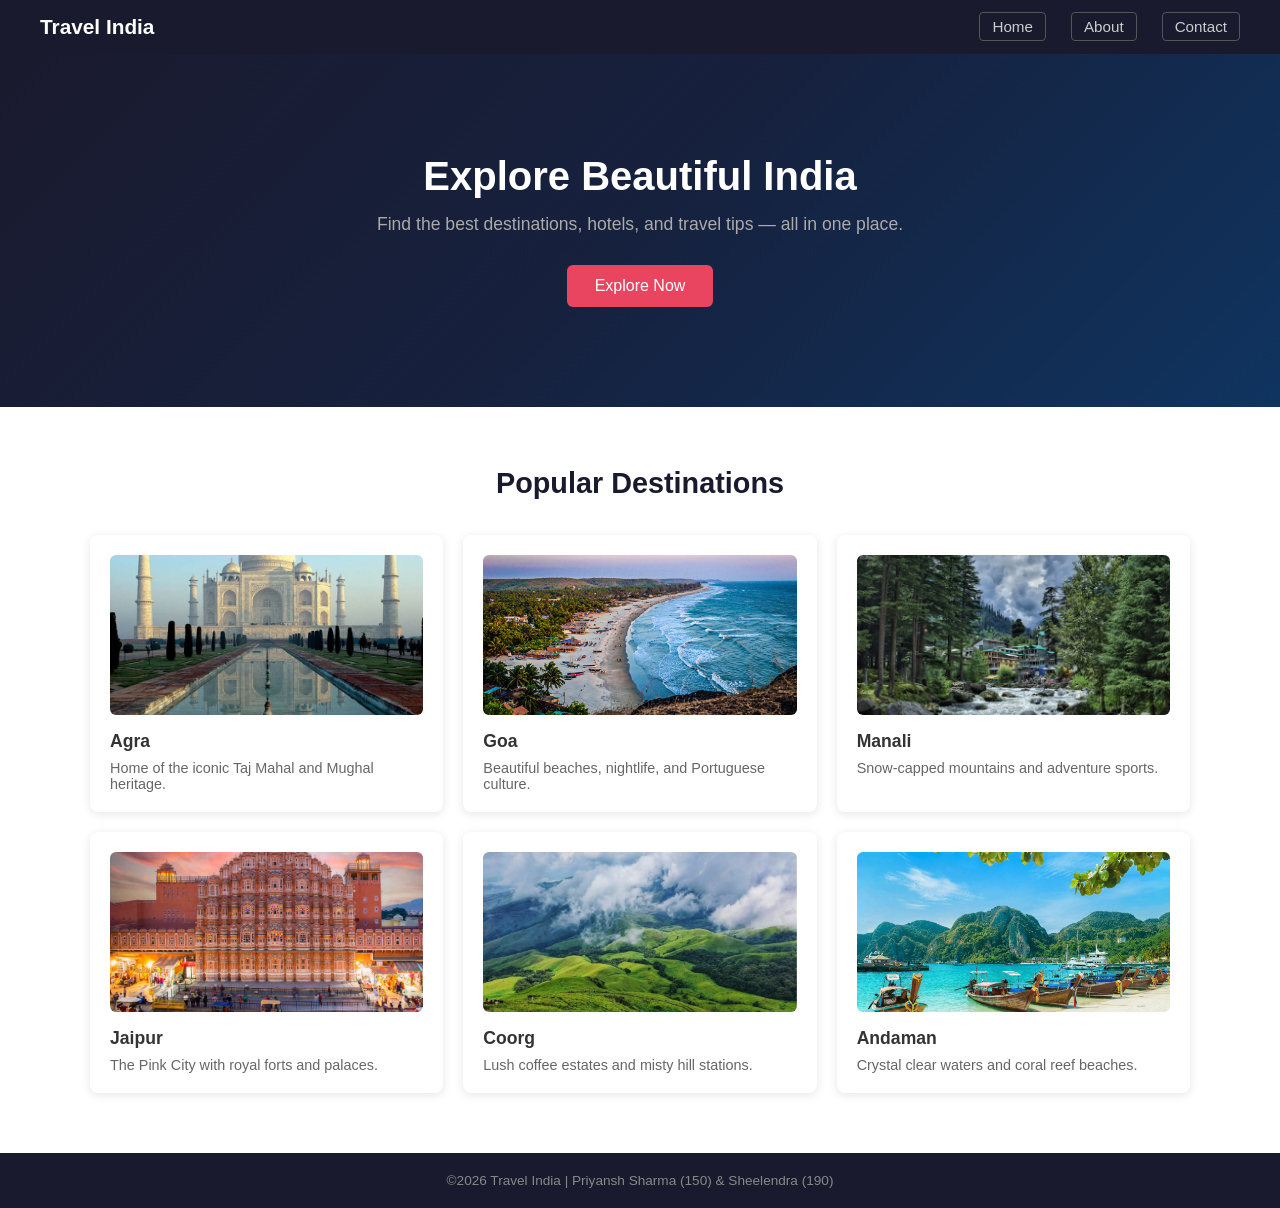
<file: index.html>
<!DOCTYPE html>
<html lang="en">
<head>
  <meta charset="UTF-8" />
  <meta name="viewport" content="width=device-width, initial-scale=1.0" />
  <title>Travel India</title>
  <link rel="stylesheet" href="style.css" />
</head>
<body>

  <nav>
    <div class="logo">Travel India</div>
    <ul>
      <li><a href="index.html">Home</a></li>
      <li><a href="about.html">About</a></li>
      <li><a href="contact.html">Contact</a></li>
    </ul>
  </nav>

  <section id="home" class="hero">
    <h1>Explore Beautiful India</h1>
    <p>Find the best destinations, hotels, and travel tips — all in one place.</p>
    <a href="#destinations" class="btn">Explore Now</a>
  </section>

  <section id="destinations">
    <h2>Popular Destinations</h2>
    <div class="cards">
      <a href="agra.html" class="card">
        <img src="taj.jpg" alt="Agra" class="card-img" />
        <h3>Agra</h3>
        <p>Home of the iconic Taj Mahal and Mughal heritage.</p>
      </a>
      <a href="goa.html" class="card">
        <img src="goa.jpg" alt="Goa" class="card-img" />
        <h3>Goa</h3>
        <p>Beautiful beaches, nightlife, and Portuguese culture.</p>
      </a>
      <a href="manali.html" class="card">
        <img src="manali.jpg" alt="Manali" class="card-img" />
        <h3>Manali</h3>
        <p>Snow-capped mountains and adventure sports.</p>
      </a>
      <a href="jaipur.html" class="card">
        <img src="jaipur.jpg" alt="Jaipur" class="card-img" />
        <h3>Jaipur</h3>
        <p>The Pink City with royal forts and palaces.</p>
      </a>
      <a href="coorg.html" class="card">
        <img src="coorg.png" alt="Coorg" class="card-img" />
        <h3>Coorg</h3>
        <p>Lush coffee estates and misty hill stations.</p>
      </a>
      <a href="andaman.html" class="card">
        <img src="andaman.png" alt="Andaman" class="card-img" />
        <h3>Andaman</h3>
        <p>Crystal clear waters and coral reef beaches.</p>
      </a>
    </div>
  </section>

  <footer>
    <p>©2026 Travel India | Priyansh Sharma (150) &amp; Sheelendra (190)</p>
  </footer>

  <script src="script.js"></script>
</body>
</html>
</file>
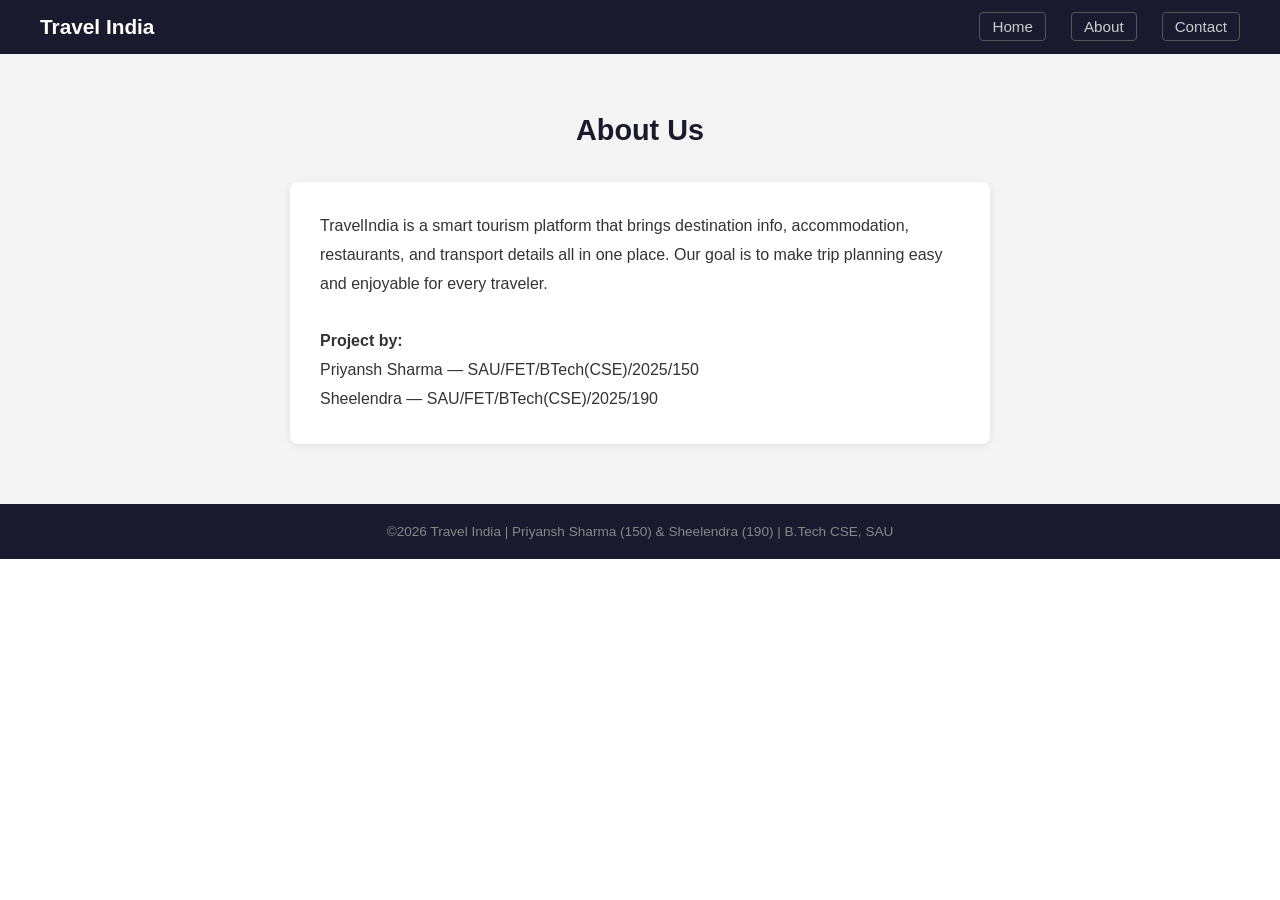
<file: about.html>
<!DOCTYPE html>
<html lang="en">

<head>
  <meta charset="UTF-8" />
  <meta name="viewport" content="width=device-width, initial-scale=1.0" />
  <title>TravelIndia</title>
  <link rel="stylesheet" href="style.css" />
</head>

<body>
 
  <nav>
    <div class="logo">Travel India</div>
    <ul>
      <li><a href="index.html">Home</a></li>
      <li><a href="about.html">About</a></li>
      <li><a href="contact.html">Contact</a></li>
    </ul>
  </nav>

    <section id="about" class="gray">
    <h2>About Us</h2>
    <div class="about-box">
      <p>TravelIndia is a smart tourism platform that brings destination info, accommodation, restaurants, and transport
        details all in one place. Our goal is to make trip planning easy and enjoyable for every traveler.</p>
      <br />
      <p><strong>Project by:</strong><br />
        Priyansh Sharma — SAU/FET/BTech(CSE)/2025/150<br />
        Sheelendra — SAU/FET/BTech(CSE)/2025/190
      </p>
    </div>
  </section>

  <footer style="position: sticky; bottom: 0;">
    <p>©2026 Travel India | Priyansh Sharma (150) &amp; Sheelendra (190) | B.Tech CSE, SAU</p>
  </footer>
</body>
</file>
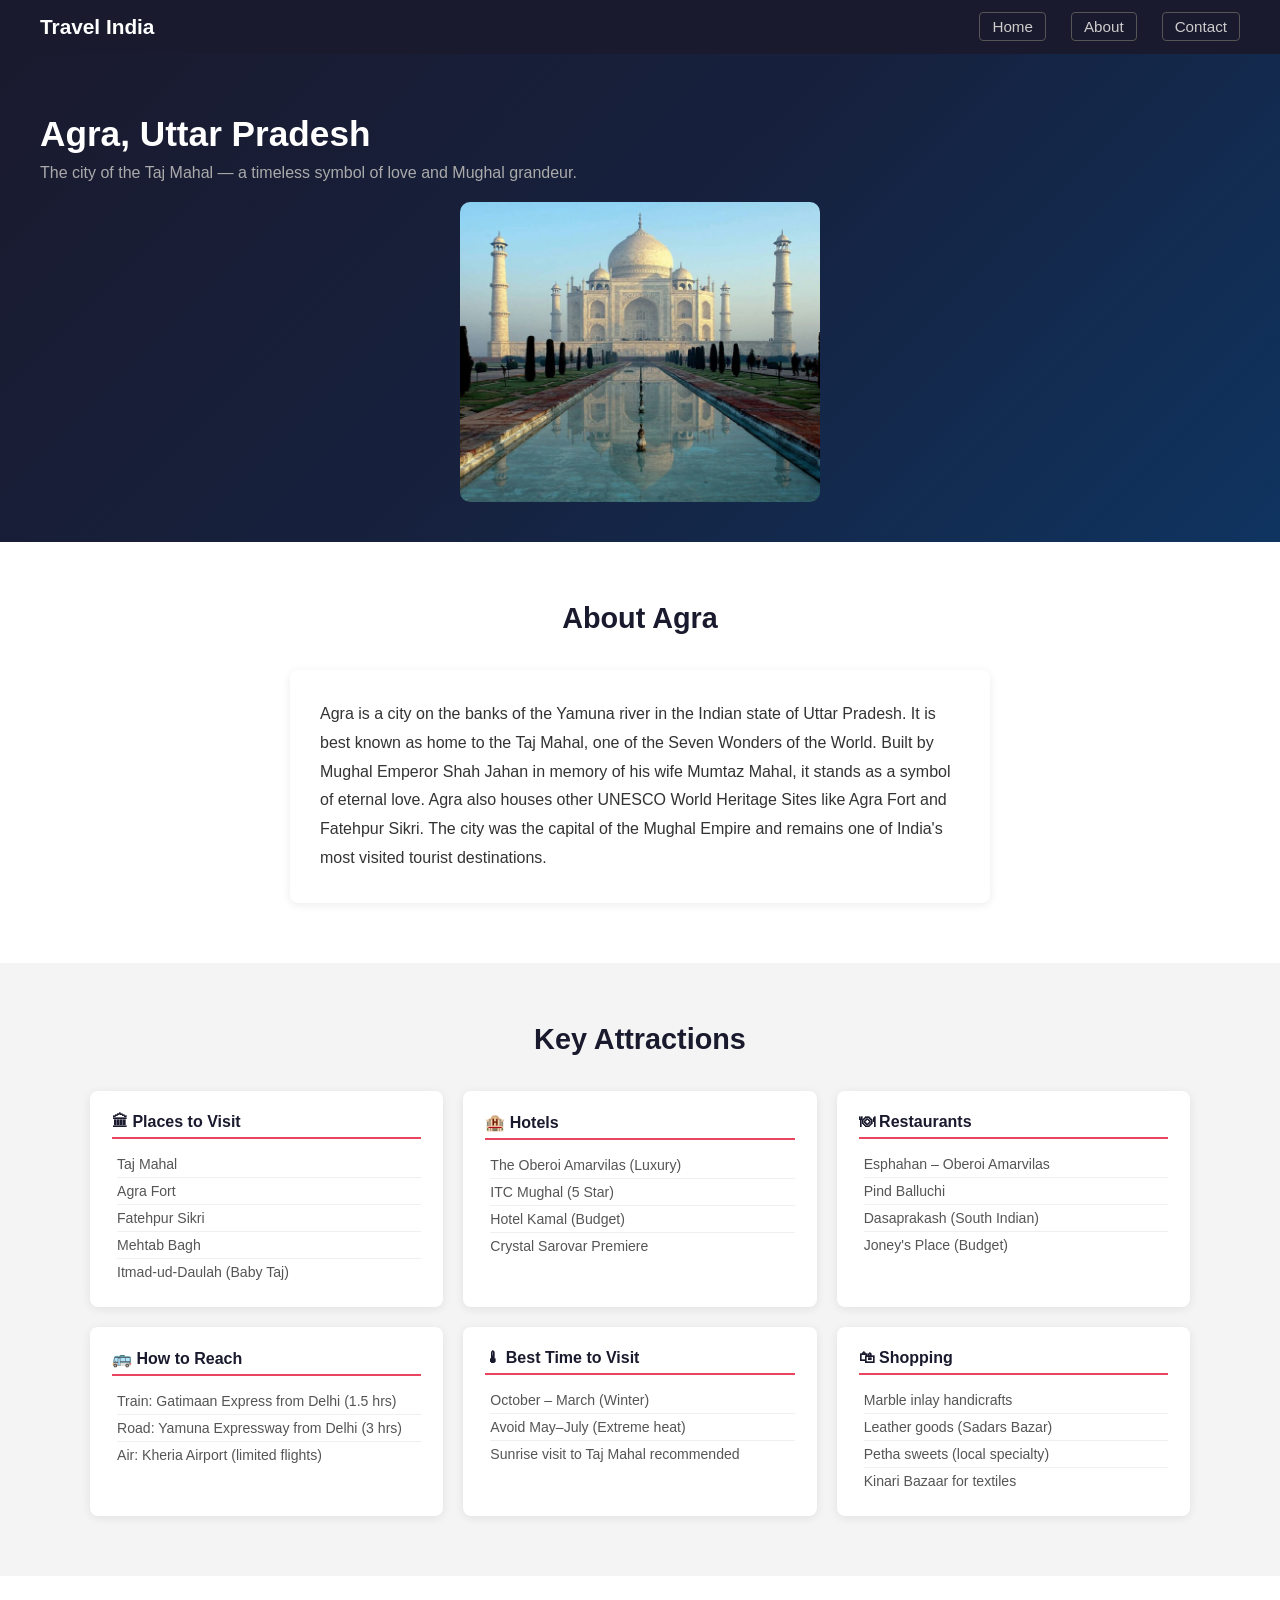
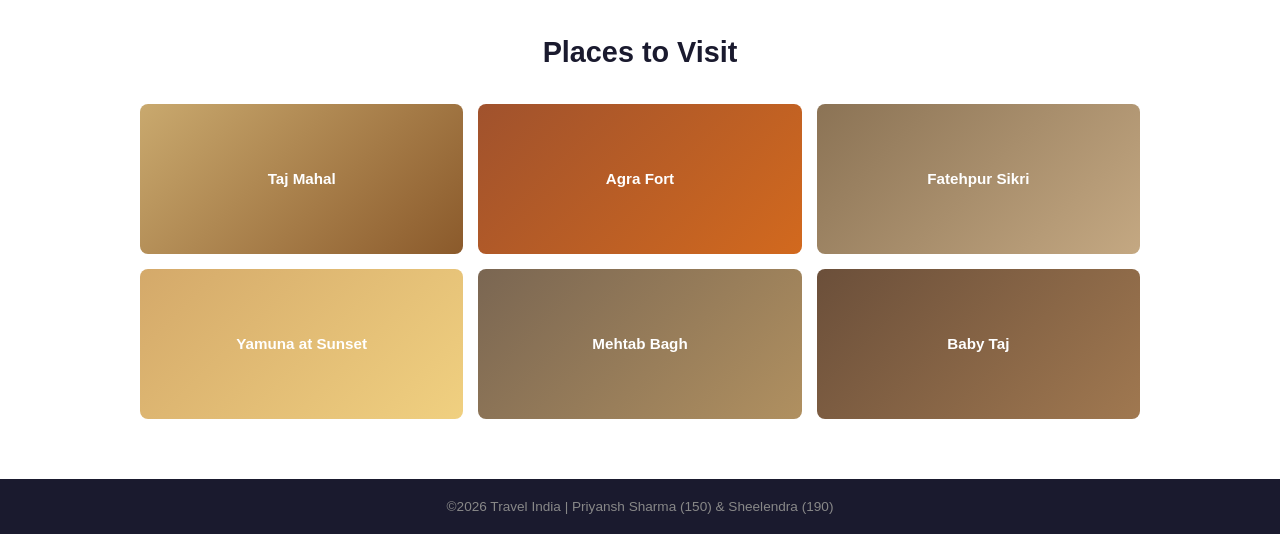
<file: agra.html>
<!DOCTYPE html>
<html lang="en">
<head>
  <meta charset="UTF-8" />
  <meta name="viewport" content="width=device-width, initial-scale=1.0" />
  <title>Agra - Travel India</title>
  <link rel="stylesheet" href="style.css" />
</head>
<body>
  <nav>
    <div class="logo">Travel India</div>
    <ul>
      <li><a href="index.html">Home</a></li>
      <li><a href="about.html">About</a></li>
      <li><a href="contact.html">Contact</a></li>
    </ul>
  </nav>

  <div class="detail-hero">
    <h1>Agra, Uttar Pradesh</h1>
    <p>The city of the Taj Mahal — a timeless symbol of love and Mughal grandeur.</p>
    <img src="taj.jpg" alt="Agra" style="height: 300px; width: auto; margin: 0 auto; display: block;" />
  </div>

  <section>
    <h2>About Agra</h2>
    <div class="about-box">
      <p>Agra is a city on the banks of the Yamuna river in the Indian state of Uttar Pradesh. It is best known as home to the Taj Mahal, one of the Seven Wonders of the World. Built by Mughal Emperor Shah Jahan in memory of his wife Mumtaz Mahal, it stands as a symbol of eternal love. Agra also houses other UNESCO World Heritage Sites like Agra Fort and Fatehpur Sikri. The city was the capital of the Mughal Empire and remains one of India's most visited tourist destinations.</p>
    </div>
  </section>

  <section class="gray">
    <h2>Key Attractions</h2>
    <div class="info-grid">
      <div class="info-card">
        <h3>🏛 Places to Visit</h3>
        <ul>
          <li>Taj Mahal</li>
          <li>Agra Fort</li>
          <li>Fatehpur Sikri</li>
          <li>Mehtab Bagh</li>
          <li>Itmad-ud-Daulah (Baby Taj)</li>
        </ul>
      </div>
      <div class="info-card">
        <h3>🏨 Hotels</h3>
        <ul>
          <li>The Oberoi Amarvilas (Luxury)</li>
          <li>ITC Mughal (5 Star)</li>
          <li>Hotel Kamal (Budget)</li>
          <li>Crystal Sarovar Premiere</li>
        </ul>
      </div>
      <div class="info-card">
        <h3>🍽 Restaurants</h3>
        <ul>
          <li>Esphahan – Oberoi Amarvilas</li>
          <li>Pind Balluchi</li>
          <li>Dasaprakash (South Indian)</li>
          <li>Joney's Place (Budget)</li>
        </ul>
      </div>
      <div class="info-card">
        <h3>🚌 How to Reach</h3>
        <ul>
          <li>Train: Gatimaan Express from Delhi (1.5 hrs)</li>
          <li>Road: Yamuna Expressway from Delhi (3 hrs)</li>
          <li>Air: Kheria Airport (limited flights)</li>
        </ul>
      </div>
      <div class="info-card">
        <h3>🌡 Best Time to Visit</h3>
        <ul>
          <li>October – March (Winter)</li>
          <li>Avoid May–July (Extreme heat)</li>
          <li>Sunrise visit to Taj Mahal recommended</li>
        </ul>
      </div>
      <div class="info-card">
        <h3>🛍 Shopping</h3>
        <ul>
          <li>Marble inlay handicrafts</li>
          <li>Leather goods (Sadars Bazar)</li>
          <li>Petha sweets (local specialty)</li>
          <li>Kinari Bazaar for textiles</li>
        </ul>
      </div>
    </div>
  </section>

  <section>
    <h2>Places to Visit</h2>
    <div class="gallery">
      <div class="gimg" style="background:linear-gradient(135deg,#c9a96e,#8b5a2b);">Taj Mahal</div>
      <div class="gimg" style="background:linear-gradient(135deg,#a0522d,#d2691e);">Agra Fort</div>
      <div class="gimg" style="background:linear-gradient(135deg,#8b7355,#c4a882);">Fatehpur Sikri</div>
      <div class="gimg" style="background:linear-gradient(135deg,#d4a96a,#f0d080);">Yamuna at Sunset</div>
      <div class="gimg" style="background:linear-gradient(135deg,#7a6652,#b09060);">Mehtab Bagh</div>
      <div class="gimg" style="background:linear-gradient(135deg,#6b4f3a,#a07850);">Baby Taj</div>
    </div>
  </section>

  <footer>
    <p>©2026 Travel India | Priyansh Sharma (150) &amp; Sheelendra (190)</p>
  </footer>
</body>
</html>
</file>
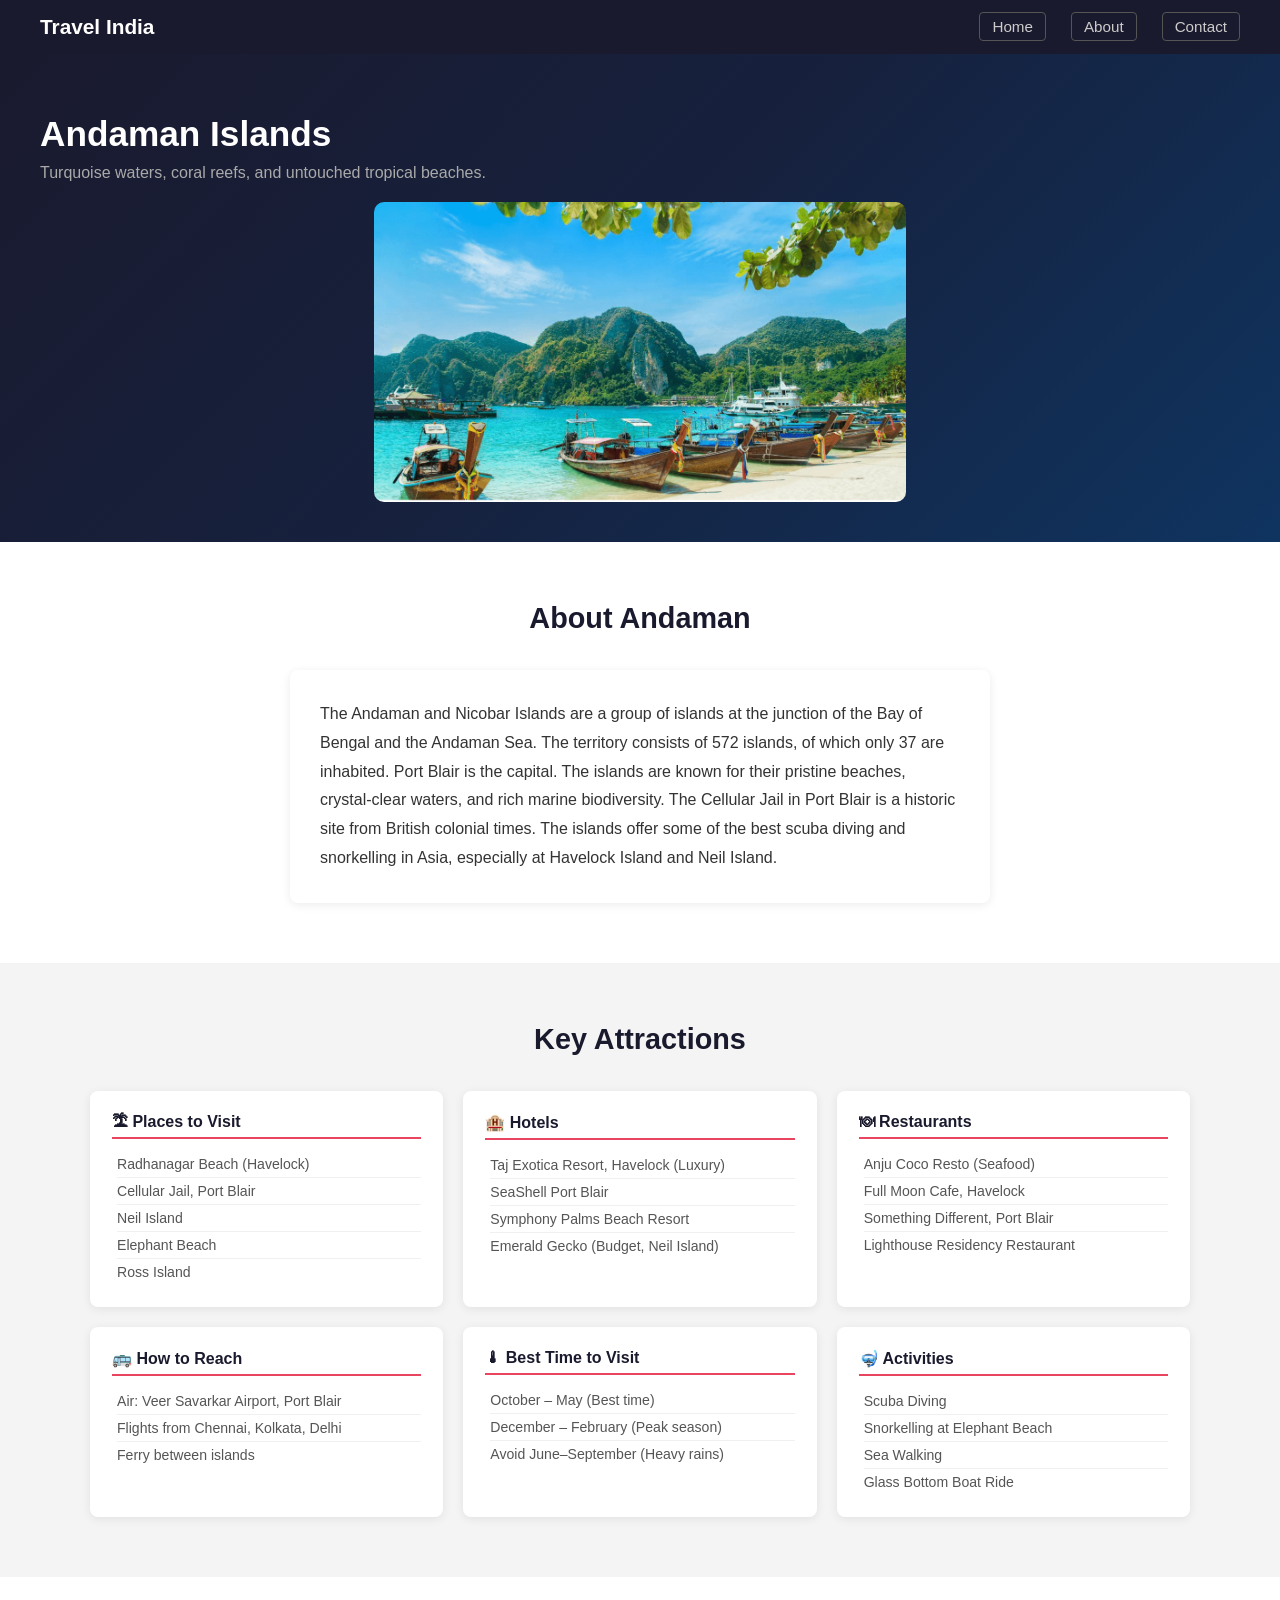
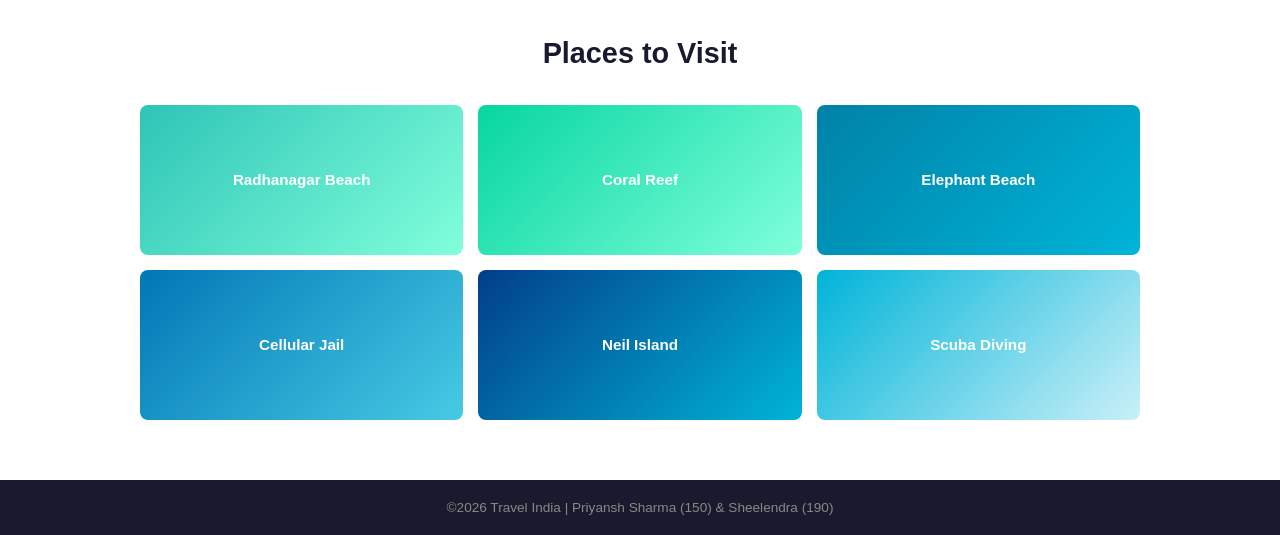
<file: andaman.html>
<!DOCTYPE html>
<html lang="en">
<head>
  <meta charset="UTF-8" />
  <meta name="viewport" content="width=device-width, initial-scale=1.0" />
  <title>Andaman - Travel India</title>
  <link rel="stylesheet" href="style.css" />
</head>
<body>
  <nav>
  <div class="logo">Travel India</div>
    <ul>
      <li><a href="index.html">Home</a></li>
      <li><a href="about.html">About</a></li>
      <li><a href="contact.html">Contact</a></li>
    </ul>
  </nav>

  <div class="detail-hero">
    <h1>Andaman Islands</h1>
    <p>Turquoise waters, coral reefs, and untouched tropical beaches.</p>
    <img src="andaman.png" alt="Andaman" style="height: 300px; width: auto; margin: 0 auto; display: block;" />
  </div>

  <section>
    <h2>About Andaman</h2>
    <div class="about-box">
      <p>The Andaman and Nicobar Islands are a group of islands at the junction of the Bay of Bengal and the Andaman Sea. The territory consists of 572 islands, of which only 37 are inhabited. Port Blair is the capital. The islands are known for their pristine beaches, crystal-clear waters, and rich marine biodiversity. The Cellular Jail in Port Blair is a historic site from British colonial times. The islands offer some of the best scuba diving and snorkelling in Asia, especially at Havelock Island and Neil Island.</p>
    </div>
  </section>

  <section class="gray">
    <h2>Key Attractions</h2>
    <div class="info-grid">
      <div class="info-card">
        <h3>🏝 Places to Visit</h3>
        <ul>
          <li>Radhanagar Beach (Havelock)</li>
          <li>Cellular Jail, Port Blair</li>
          <li>Neil Island</li>
          <li>Elephant Beach</li>
          <li>Ross Island</li>
        </ul>
      </div>
      <div class="info-card">
        <h3>🏨 Hotels</h3>
        <ul>
          <li>Taj Exotica Resort, Havelock (Luxury)</li>
          <li>SeaShell Port Blair</li>
          <li>Symphony Palms Beach Resort</li>
          <li>Emerald Gecko (Budget, Neil Island)</li>
        </ul>
      </div>
      <div class="info-card">
        <h3>🍽 Restaurants</h3>
        <ul>
          <li>Anju Coco Resto (Seafood)</li>
          <li>Full Moon Cafe, Havelock</li>
          <li>Something Different, Port Blair</li>
          <li>Lighthouse Residency Restaurant</li>
        </ul>
      </div>
      <div class="info-card">
        <h3>🚌 How to Reach</h3>
        <ul>
          <li>Air: Veer Savarkar Airport, Port Blair</li>
          <li>Flights from Chennai, Kolkata, Delhi</li>
          <li>Ferry between islands</li>
        </ul>
      </div>
      <div class="info-card">
        <h3>🌡 Best Time to Visit</h3>
        <ul>
          <li>October – May (Best time)</li>
          <li>December – February (Peak season)</li>
          <li>Avoid June–September (Heavy rains)</li>
        </ul>
      </div>
      <div class="info-card">
        <h3>🤿 Activities</h3>
        <ul>
          <li>Scuba Diving</li>
          <li>Snorkelling at Elephant Beach</li>
          <li>Sea Walking</li>
          <li>Glass Bottom Boat Ride</li>
        </ul>
      </div>
    </div>
  </section>

  <section>
    <h2>Places to Visit</h2>
    <div class="gallery">
      <div class="gimg" style="background:linear-gradient(135deg,#2ec4b6,#80ffdb);">Radhanagar Beach</div>
      <div class="gimg" style="background:linear-gradient(135deg,#06d6a0,#80ffdb);">Coral Reef</div>
      <div class="gimg" style="background:linear-gradient(135deg,#0081a7,#00b4d8);">Elephant Beach</div>
      <div class="gimg" style="background:linear-gradient(135deg,#0077b6,#48cae4);">Cellular Jail</div>
      <div class="gimg" style="background:linear-gradient(135deg,#023e8a,#00b4d8);">Neil Island</div>
      <div class="gimg" style="background:linear-gradient(135deg,#00b4d8,#caf0f8);">Scuba Diving</div>
    </div>
  </section>

  <footer>
    <p>©2026 Travel India | Priyansh Sharma (150) &amp; Sheelendra (190)</p>
  </footer>
</body>
</html>
</file>
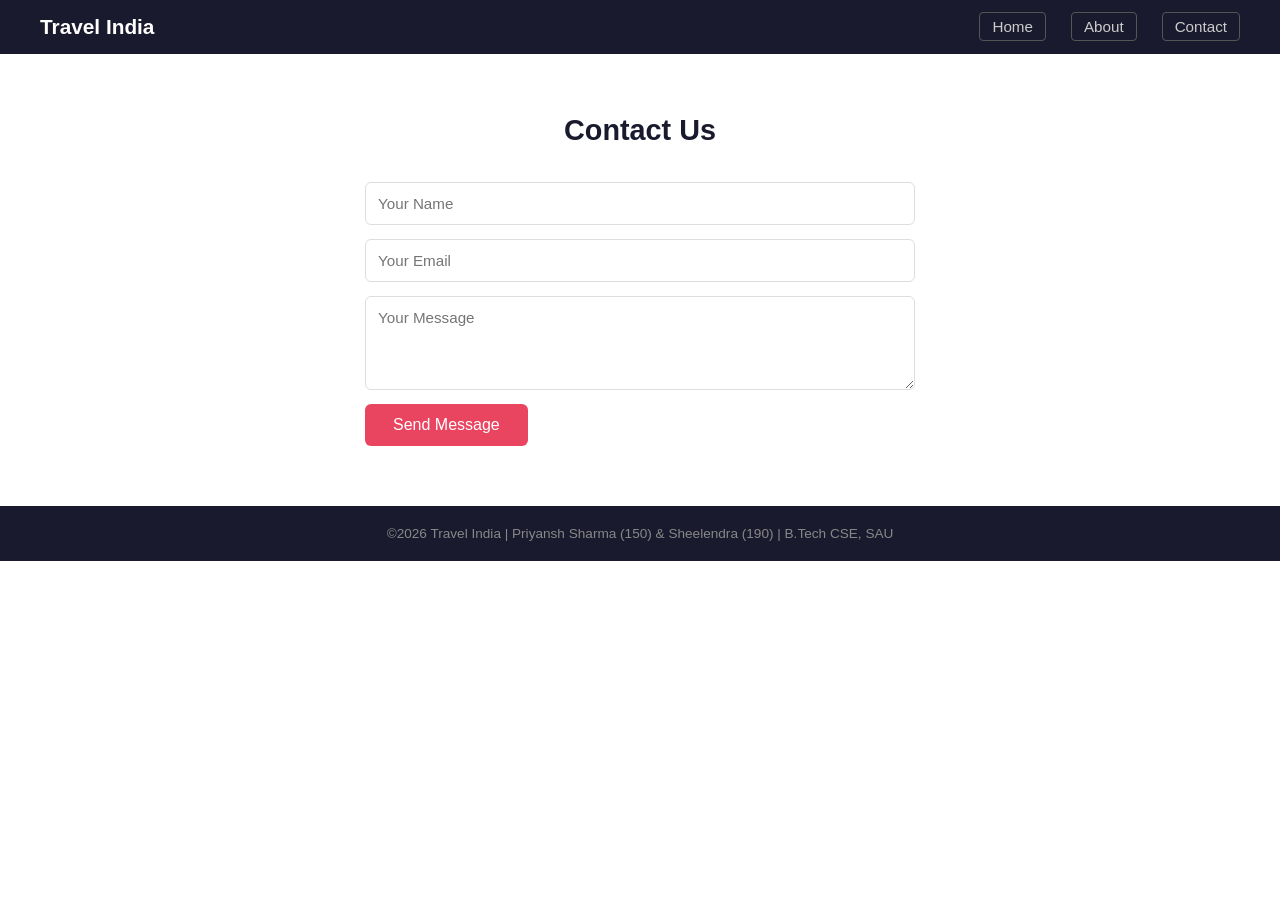
<file: contact.html>
<!DOCTYPE html>
<html lang="en">

<head>
  <meta charset="UTF-8" />
  <meta name="viewport" content="width=device-width, initial-scale=1.0" />
  <title>TravelIndia</title>
  <link rel="stylesheet" href="style.css" />
</head>

<body>
  <nav>
    <div class="logo">Travel India</div>
    <ul>
      <li><a href="index.html">Home</a></li>
      <li><a href="about.html">About</a></li>
      <li><a href="contact.html">Contact</a></li>
    </ul>
  </nav>

  <section id="contact">
    <h2>Contact Us</h2>
    <form id="contactForm">
      <input type="text" id="fname" placeholder="Your Name" required />
      <input type="email" id="femail" placeholder="Your Email" required />
      <textarea id="fmsg" rows="4" placeholder="Your Message" required></textarea>
      <button type="submit" class="btn">Send Message</button>
      <p id="successMsg" style="display:none; color:green; margin-top:10px;">Message sent successfully!</p>
    </form>
  </section>

  <footer>
    <p>©2026 Travel India | Priyansh Sharma (150) &amp; Sheelendra (190) | B.Tech CSE, SAU</p>
  </footer>
</body>
</file>
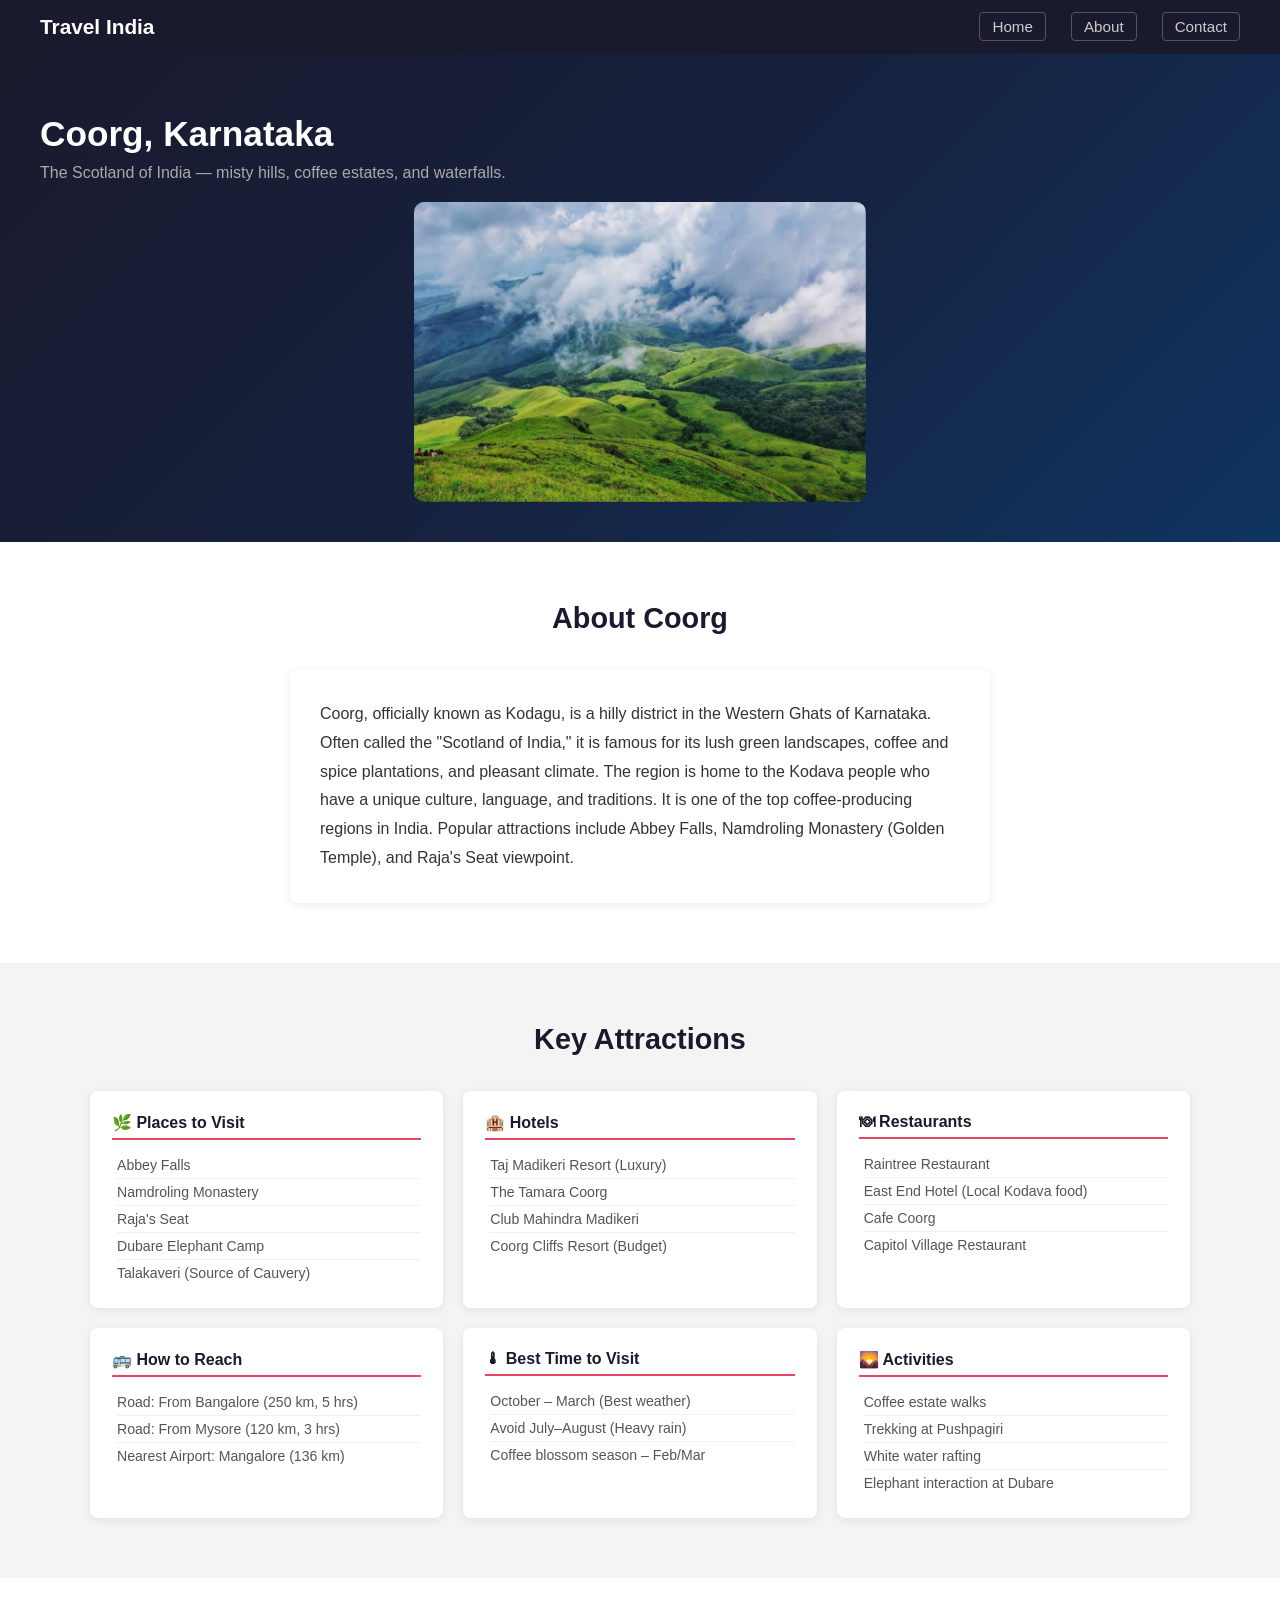
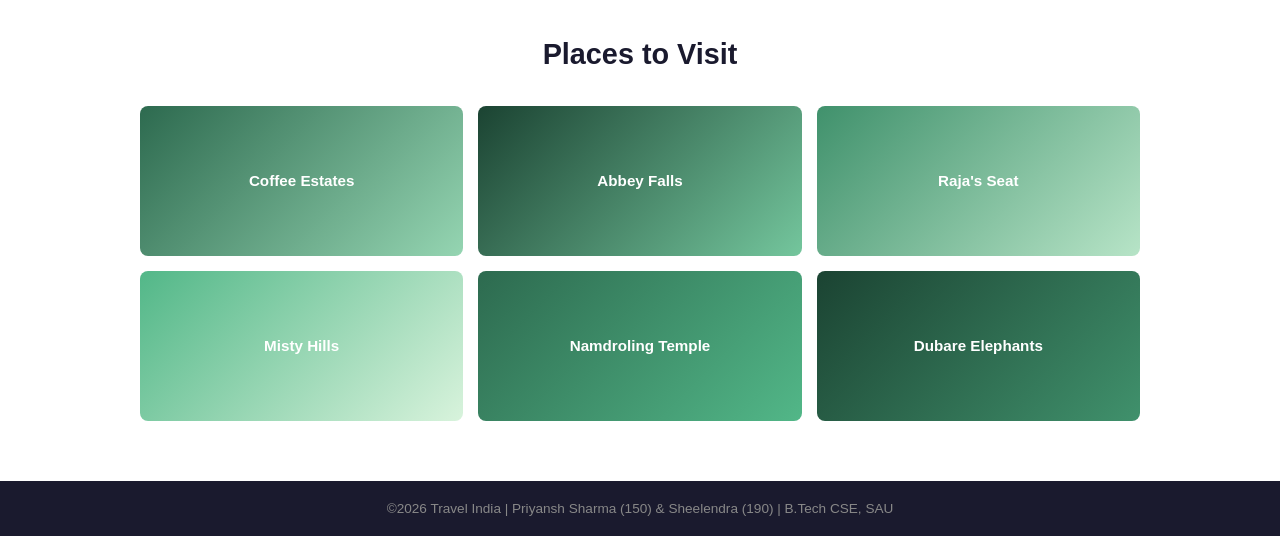
<file: coorg.html>
<!DOCTYPE html>
<html lang="en">
<head>
  <meta charset="UTF-8" />
  <meta name="viewport" content="width=device-width, initial-scale=1.0" />
  <title>Coorg  Travel India</title>
  <link rel="stylesheet" href="style.css" />
</head>
<body>
  <nav>
    <div class="logo">Travel India</div>
    <ul>
      <li><a href="index.html">Home</a></li>
      <li><a href="about.html">About</a></li>
      <li><a href="contact.html">Contact</a></li>
    </ul>
  </nav>

  <div class="detail-hero">
    <h1>Coorg, Karnataka</h1>
    <p>The Scotland of India — misty hills, coffee estates, and waterfalls.</p>
    <img src="coorg.png" alt="Coorg" style="height: 300px; width: auto; margin: 0 auto; display: block;" />
  </div>

  <section>
    <h2>About Coorg</h2>
    <div class="about-box">
      <p>Coorg, officially known as Kodagu, is a hilly district in the Western Ghats of Karnataka. Often called the "Scotland of India," it is famous for its lush green landscapes, coffee and spice plantations, and pleasant climate. The region is home to the Kodava people who have a unique culture, language, and traditions. It is one of the top coffee-producing regions in India. Popular attractions include Abbey Falls, Namdroling Monastery (Golden Temple), and Raja's Seat viewpoint.</p>
    </div>
  </section>

  <section class="gray">
    <h2>Key Attractions</h2>
    <div class="info-grid">
      <div class="info-card">
        <h3>🌿 Places to Visit</h3>
        <ul>
          <li>Abbey Falls</li>
          <li>Namdroling Monastery</li>
          <li>Raja's Seat</li>
          <li>Dubare Elephant Camp</li>
          <li>Talakaveri (Source of Cauvery)</li>
        </ul>
      </div>
      <div class="info-card">
        <h3>🏨 Hotels</h3>
        <ul>
          <li>Taj Madikeri Resort (Luxury)</li>
          <li>The Tamara Coorg</li>
          <li>Club Mahindra Madikeri</li>
          <li>Coorg Cliffs Resort (Budget)</li>
        </ul>
      </div>
      <div class="info-card">
        <h3>🍽 Restaurants</h3>
        <ul>
          <li>Raintree Restaurant</li>
          <li>East End Hotel (Local Kodava food)</li>
          <li>Cafe Coorg</li>
          <li>Capitol Village Restaurant</li>
        </ul>
      </div>
      <div class="info-card">
        <h3>🚌 How to Reach</h3>
        <ul>
          <li>Road: From Bangalore (250 km, 5 hrs)</li>
          <li>Road: From Mysore (120 km, 3 hrs)</li>
          <li>Nearest Airport: Mangalore (136 km)</li>
        </ul>
      </div>
      <div class="info-card">
        <h3>🌡 Best Time to Visit</h3>
        <ul>
          <li>October – March (Best weather)</li>
          <li>Avoid July–August (Heavy rain)</li>
          <li>Coffee blossom season – Feb/Mar</li>
        </ul>
      </div>
      <div class="info-card">
        <h3>🌄 Activities</h3>
        <ul>
          <li>Coffee estate walks</li>
          <li>Trekking at Pushpagiri</li>
          <li>White water rafting</li>
          <li>Elephant interaction at Dubare</li>
        </ul>
      </div>
    </div>
  </section>

  <section>
    <h2>Places to Visit</h2>
    <div class="gallery">
      <div class="gimg" style="background:linear-gradient(135deg,#2d6a4f,#95d5b2);">Coffee Estates</div>
      <div class="gimg" style="background:linear-gradient(135deg,#1b4332,#74c69d);">Abbey Falls</div>
      <div class="gimg" style="background:linear-gradient(135deg,#40916c,#b7e4c7);">Raja's Seat</div>
      <div class="gimg" style="background:linear-gradient(135deg,#52b788,#d8f3dc);">Misty Hills</div>
      <div class="gimg" style="background:linear-gradient(135deg,#2d6a4f,#52b788);">Namdroling Temple</div>
      <div class="gimg" style="background:linear-gradient(135deg,#1b4332,#40916c);">Dubare Elephants</div>
    </div>
  </section>

  <footer>
    <p>©2026 Travel India | Priyansh Sharma (150) &amp; Sheelendra (190) | B.Tech CSE, SAU</p>
  </footer>
</body>
</html>
</file>
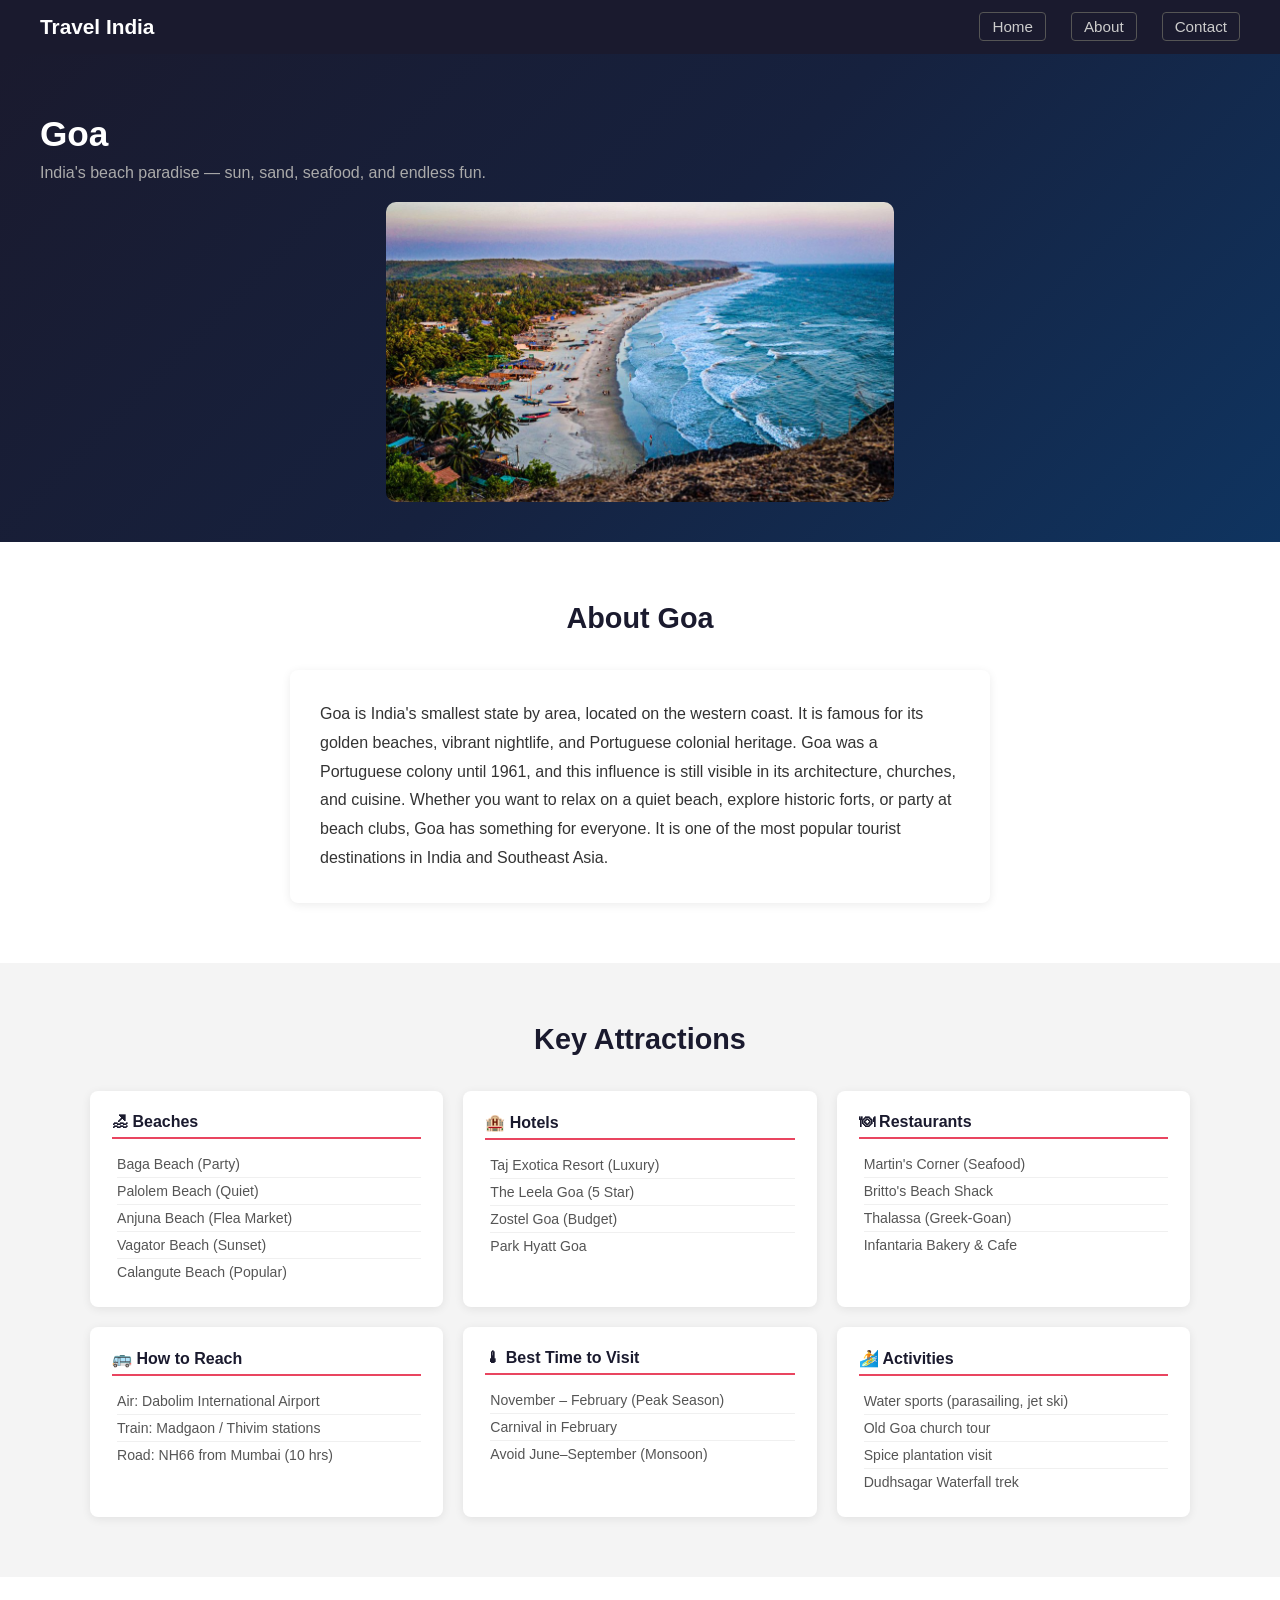
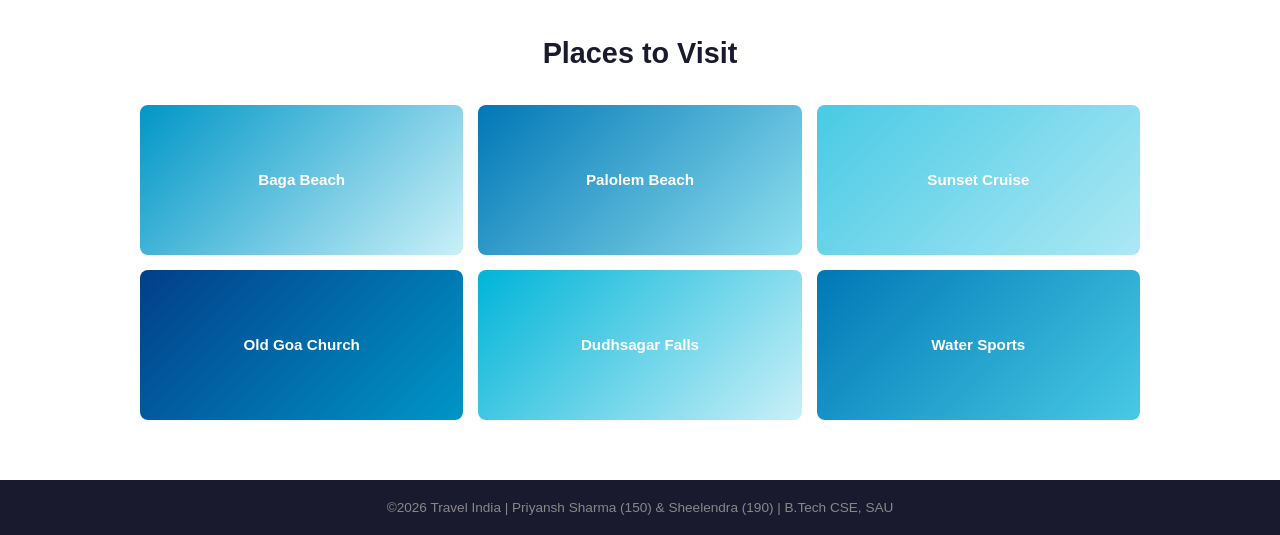
<file: goa.html>
<!DOCTYPE html>
<html lang="en">
<head>
  <meta charset="UTF-8" />
  <meta name="viewport" content="width=device-width, initial-scale=1.0" />
  <title>Goa - Travel India</title>
  <link rel="stylesheet" href="style.css" />
</head>
<body>
  <nav>
    <div class="logo">Travel India</div>
    <ul>
      <li><a href="index.html">Home</a></li>
      <li><a href="about.html">About</a></li>
      <li><a href="contact.html">Contact</a></li>
    </ul>
  </nav>

  <div class="detail-hero">
    <h1>Goa</h1>
    <p>India's beach paradise — sun, sand, seafood, and endless fun.</p>
    <img src="goa.jpg" alt="Goa" style="height: 300px; width: auto; margin: 0 auto; display: block;" />
  </div>

  <section>
    <h2>About Goa</h2>
    <div class="about-box">
      <p>Goa is India's smallest state by area, located on the western coast. It is famous for its golden beaches, vibrant nightlife, and Portuguese colonial heritage. Goa was a Portuguese colony until 1961, and this influence is still visible in its architecture, churches, and cuisine. Whether you want to relax on a quiet beach, explore historic forts, or party at beach clubs, Goa has something for everyone. It is one of the most popular tourist destinations in India and Southeast Asia.</p>
    </div>
  </section>

  <section class="gray">
    <h2>Key Attractions</h2>
    <div class="info-grid">
      <div class="info-card">
        <h3>🏖 Beaches</h3>
        <ul>
          <li>Baga Beach (Party)</li>
          <li>Palolem Beach (Quiet)</li>
          <li>Anjuna Beach (Flea Market)</li>
          <li>Vagator Beach (Sunset)</li>
          <li>Calangute Beach (Popular)</li>
        </ul>
      </div>
      <div class="info-card">
        <h3>🏨 Hotels</h3>
        <ul>
          <li>Taj Exotica Resort (Luxury)</li>
          <li>The Leela Goa (5 Star)</li>
          <li>Zostel Goa (Budget)</li>
          <li>Park Hyatt Goa</li>
        </ul>
      </div>
      <div class="info-card">
        <h3>🍽 Restaurants</h3>
        <ul>
          <li>Martin's Corner (Seafood)</li>
          <li>Britto's Beach Shack</li>
          <li>Thalassa (Greek-Goan)</li>
          <li>Infantaria Bakery &amp; Cafe</li>
        </ul>
      </div>
      <div class="info-card">
        <h3>🚌 How to Reach</h3>
        <ul>
          <li>Air: Dabolim International Airport</li>
          <li>Train: Madgaon / Thivim stations</li>
          <li>Road: NH66 from Mumbai (10 hrs)</li>
        </ul>
      </div>
      <div class="info-card">
        <h3>🌡 Best Time to Visit</h3>
        <ul>
          <li>November – February (Peak Season)</li>
          <li>Carnival in February</li>
          <li>Avoid June–September (Monsoon)</li>
        </ul>
      </div>
      <div class="info-card">
        <h3>🏄 Activities</h3>
        <ul>
          <li>Water sports (parasailing, jet ski)</li>
          <li>Old Goa church tour</li>
          <li>Spice plantation visit</li>
          <li>Dudhsagar Waterfall trek</li>
        </ul>
      </div>
    </div>
  </section>

  <section>
    <h2>Places to Visit</h2>
    <div class="gallery">
      <div class="gimg" style="background:linear-gradient(135deg,#0096c7,#caf0f8);">Baga Beach</div>
      <div class="gimg" style="background:linear-gradient(135deg,#0077b6,#90e0ef);">Palolem Beach</div>
      <div class="gimg" style="background:linear-gradient(135deg,#48cae4,#ade8f4);">Sunset Cruise</div>
      <div class="gimg" style="background:linear-gradient(135deg,#023e8a,#0096c7);">Old Goa Church</div>
      <div class="gimg" style="background:linear-gradient(135deg,#00b4d8,#caf0f8);">Dudhsagar Falls</div>
      <div class="gimg" style="background:linear-gradient(135deg,#0077b6,#48cae4);">Water Sports</div>
    </div>
  </section>

  <footer>
    <p>©2026 Travel India | Priyansh Sharma (150) &amp; Sheelendra (190) | B.Tech CSE, SAU</p>
  </footer>
</body>
</html>
</file>
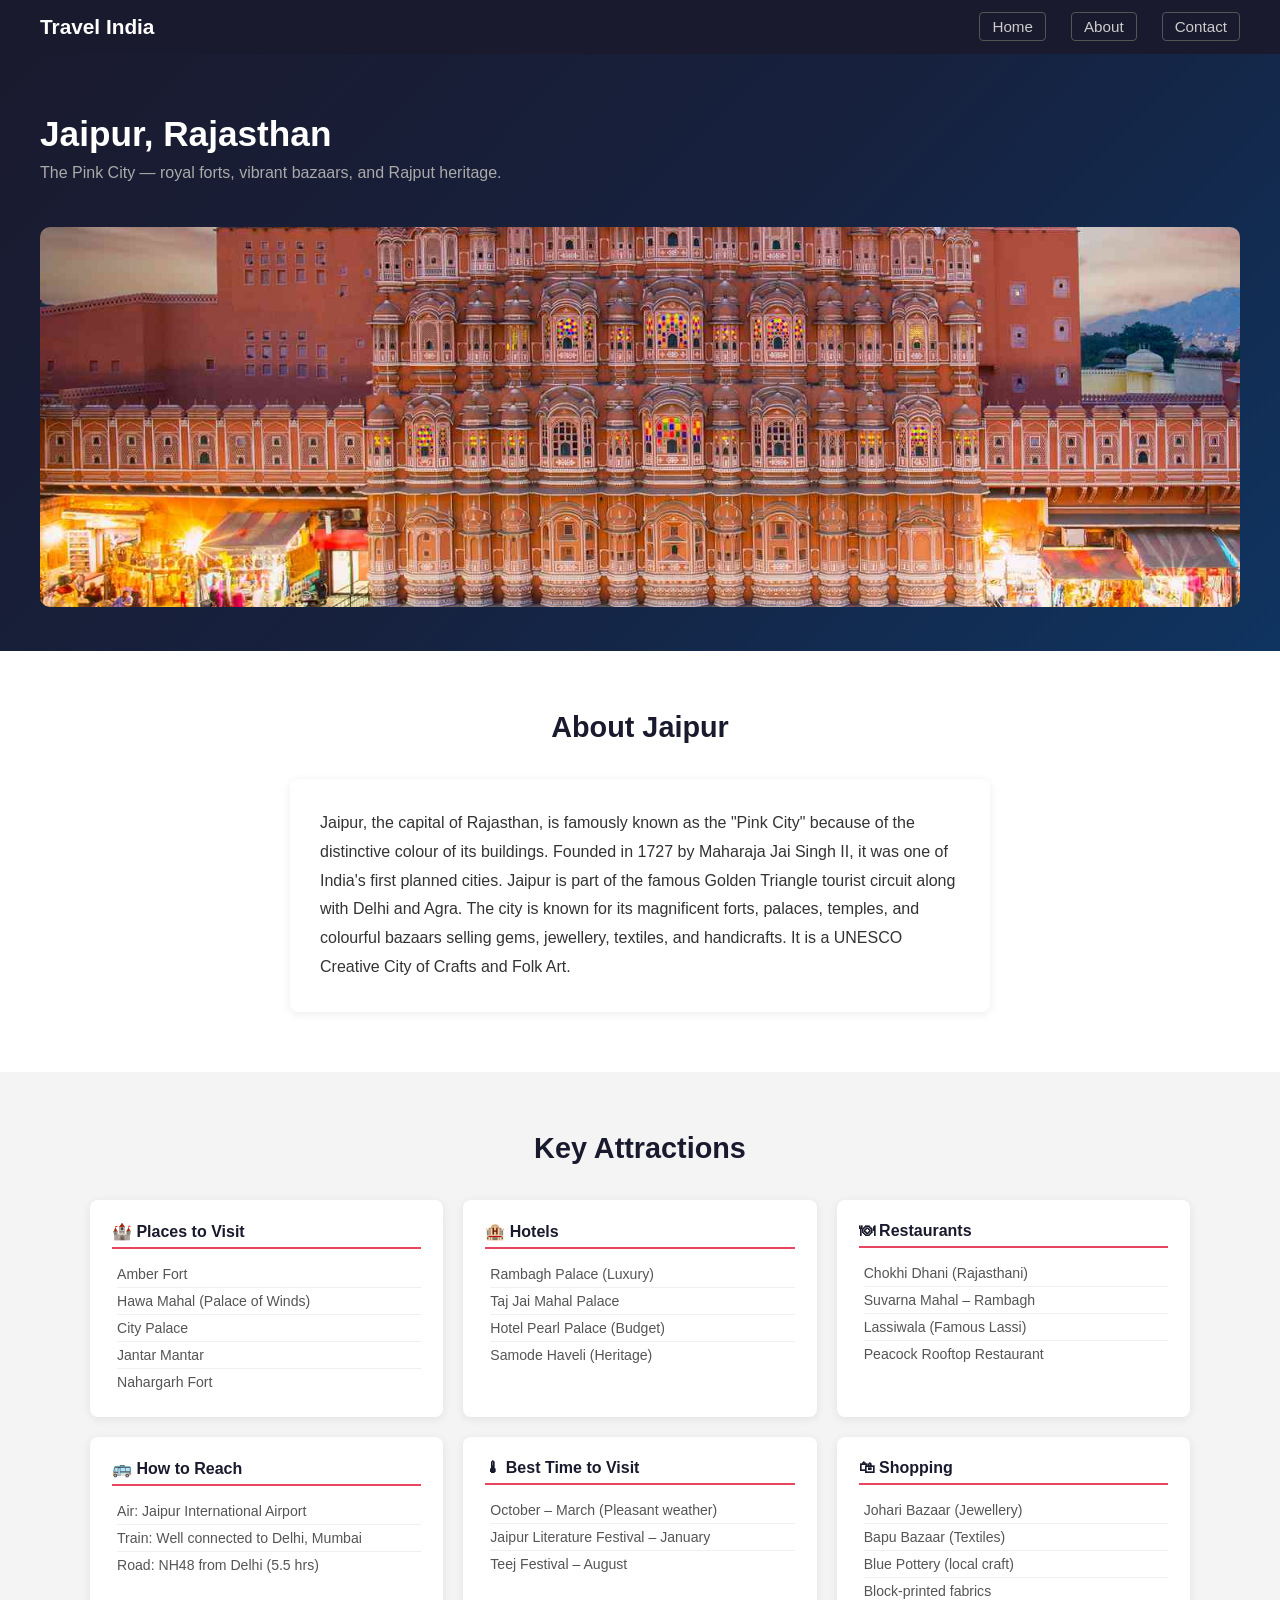
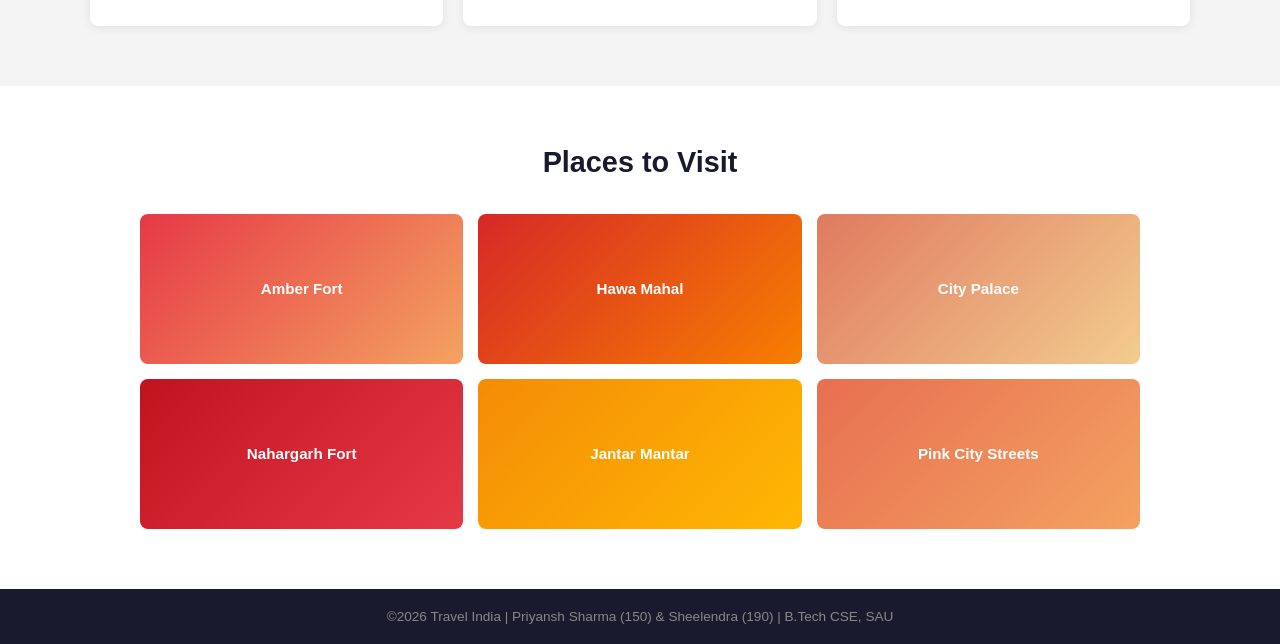
<file: jaipur.html>
<!DOCTYPE html>
<html lang="en">
<head>
  <meta charset="UTF-8" />
  <meta name="viewport" content="width=device-width, initial-scale=1.0" />
  <title>Jaipur  - Travel India</title>
  <link rel="stylesheet" href="style.css" />
</head>
<body>
  <nav>
    <div class="logo">Travel India</div>
    <ul>
      <li><a href="index.html">Home</a></li>
      <li><a href="about.html">About</a></li>
      <li><a href="contact.html">Contact</a></li>
    </ul>
  </nav>

  <div class="detail-hero">
    <h1>Jaipur, Rajasthan</h1>
    <p>The Pink City — royal forts, vibrant bazaars, and Rajput heritage.</p>
    <img src="jaipur.jpg" alt="Jaipur" />
  </div>

  <section>
    <h2>About Jaipur</h2>
    <div class="about-box">
      <p>Jaipur, the capital of Rajasthan, is famously known as the "Pink City" because of the distinctive colour of its buildings. Founded in 1727 by Maharaja Jai Singh II, it was one of India's first planned cities. Jaipur is part of the famous Golden Triangle tourist circuit along with Delhi and Agra. The city is known for its magnificent forts, palaces, temples, and colourful bazaars selling gems, jewellery, textiles, and handicrafts. It is a UNESCO Creative City of Crafts and Folk Art.</p>
    </div>
  </section>

  <section class="gray">
    <h2>Key Attractions</h2>
    <div class="info-grid">
      <div class="info-card">
        <h3>🏰 Places to Visit</h3>
        <ul>
          <li>Amber Fort</li>
          <li>Hawa Mahal (Palace of Winds)</li>
          <li>City Palace</li>
          <li>Jantar Mantar</li>
          <li>Nahargarh Fort</li>
        </ul>
      </div>
      <div class="info-card">
        <h3>🏨 Hotels</h3>
        <ul>
          <li>Rambagh Palace (Luxury)</li>
          <li>Taj Jai Mahal Palace</li>
          <li>Hotel Pearl Palace (Budget)</li>
          <li>Samode Haveli (Heritage)</li>
        </ul>
      </div>
      <div class="info-card">
        <h3>🍽 Restaurants</h3>
        <ul>
          <li>Chokhi Dhani (Rajasthani)</li>
          <li>Suvarna Mahal – Rambagh</li>
          <li>Lassiwala (Famous Lassi)</li>
          <li>Peacock Rooftop Restaurant</li>
        </ul>
      </div>
      <div class="info-card">
        <h3>🚌 How to Reach</h3>
        <ul>
          <li>Air: Jaipur International Airport</li>
          <li>Train: Well connected to Delhi, Mumbai</li>
          <li>Road: NH48 from Delhi (5.5 hrs)</li>
        </ul>
      </div>
      <div class="info-card">
        <h3>🌡 Best Time to Visit</h3>
        <ul>
          <li>October – March (Pleasant weather)</li>
          <li>Jaipur Literature Festival – January</li>
          <li>Teej Festival – August</li>
        </ul>
      </div>
      <div class="info-card">
        <h3>🛍 Shopping</h3>
        <ul>
          <li>Johari Bazaar (Jewellery)</li>
          <li>Bapu Bazaar (Textiles)</li>
          <li>Blue Pottery (local craft)</li>
          <li>Block-printed fabrics</li>
        </ul>
      </div>
    </div>
  </section>

  <section>
    <h2>Places to Visit</h2>
    <div class="gallery">
      <div class="gimg" style="background:linear-gradient(135deg,#e63946,#f4a261);">Amber Fort</div>
      <div class="gimg" style="background:linear-gradient(135deg,#d62828,#f77f00);">Hawa Mahal</div>
      <div class="gimg" style="background:linear-gradient(135deg,#e07a5f,#f2cc8f);">City Palace</div>
      <div class="gimg" style="background:linear-gradient(135deg,#c1121f,#e63946);">Nahargarh Fort</div>
      <div class="gimg" style="background:linear-gradient(135deg,#f48c06,#ffb703);">Jantar Mantar</div>
      <div class="gimg" style="background:linear-gradient(135deg,#e76f51,#f4a261);">Pink City Streets</div>
    </div>
  </section>

  <footer>
    <p>©2026 Travel India | Priyansh Sharma (150) &amp; Sheelendra (190) | B.Tech CSE, SAU</p>
  </footer>
</body>
</html>
</file>
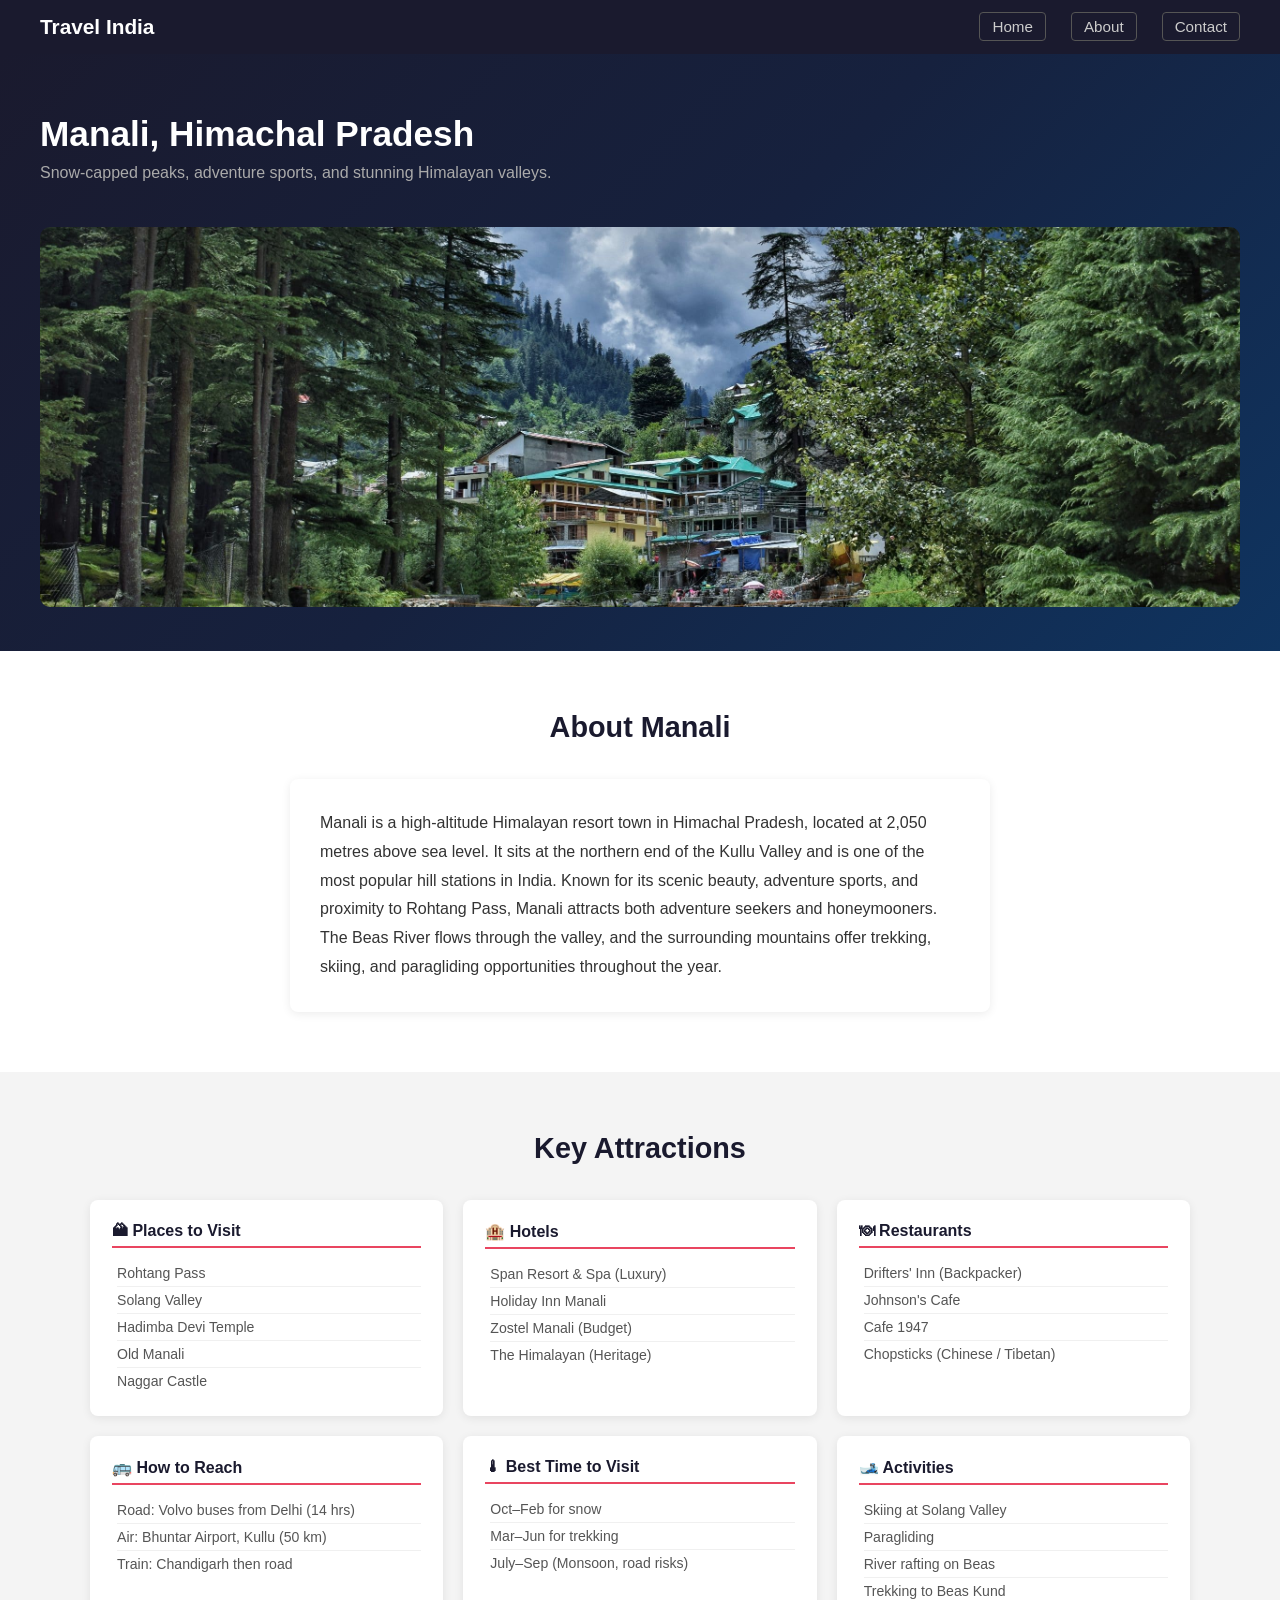
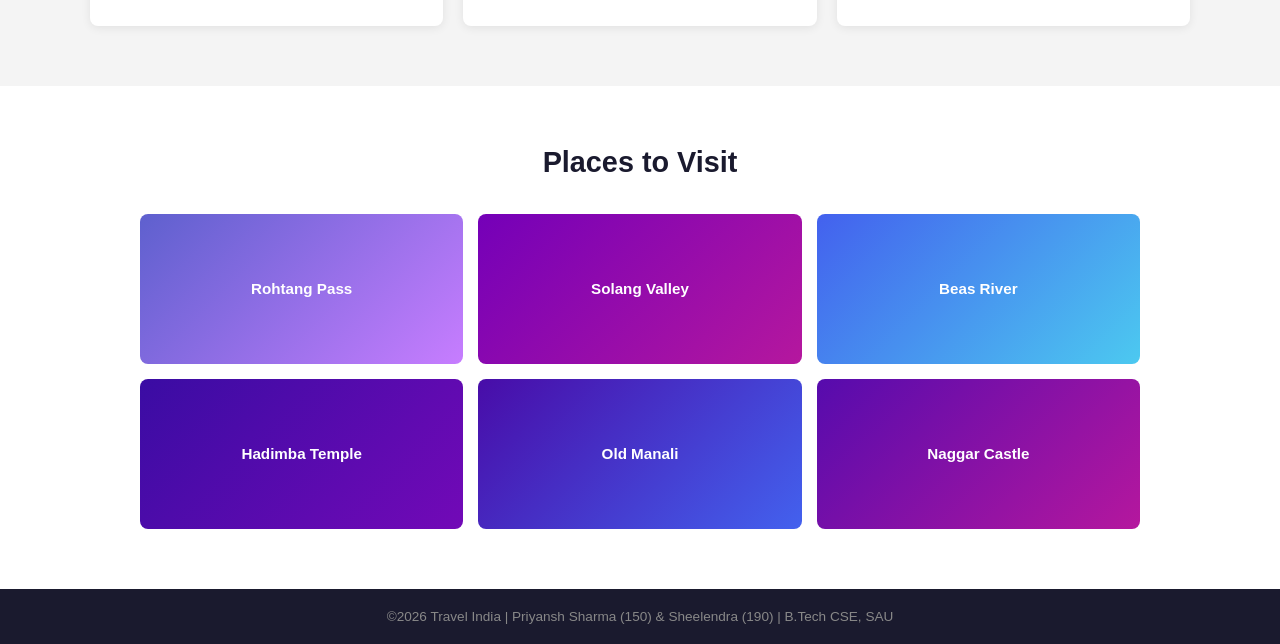
<file: manali.html>
<!DOCTYPE html>
<html lang="en">
<head>
  <meta charset="UTF-8" />
  <meta name="viewport" content="width=device-width, initial-scale=1.0" />
  <title>Manali  - Travel India</title>
  <link rel="stylesheet" href="style.css" />
</head>
<body>
  <nav>
    <div class="logo">Travel India</div>
    <ul>
      <li><a href="index.html">Home</a></li>
      <li><a href="about.html">About</a></li>
      <li><a href="contact.html">Contact</a></li>
    </ul>
  </nav>

  <div class="detail-hero">
    <h1>Manali, Himachal Pradesh</h1>
    <p>Snow-capped peaks, adventure sports, and stunning Himalayan valleys.</p>
    <img src="manali.jpg" alt="Manali" />
  </div>

  <section>
    <h2>About Manali</h2>
    <div class="about-box">
      <p>Manali is a high-altitude Himalayan resort town in Himachal Pradesh, located at 2,050 metres above sea level. It sits at the northern end of the Kullu Valley and is one of the most popular hill stations in India. Known for its scenic beauty, adventure sports, and proximity to Rohtang Pass, Manali attracts both adventure seekers and honeymooners. The Beas River flows through the valley, and the surrounding mountains offer trekking, skiing, and paragliding opportunities throughout the year.</p>
    </div>
  </section>

  <section class="gray">
    <h2>Key Attractions</h2>
    <div class="info-grid">
      <div class="info-card">
        <h3>🏔 Places to Visit</h3>
        <ul>
          <li>Rohtang Pass</li>
          <li>Solang Valley</li>
          <li>Hadimba Devi Temple</li>
          <li>Old Manali</li>
          <li>Naggar Castle</li>
        </ul>
      </div>
      <div class="info-card">
        <h3>🏨 Hotels</h3>
        <ul>
          <li>Span Resort &amp; Spa (Luxury)</li>
          <li>Holiday Inn Manali</li>
          <li>Zostel Manali (Budget)</li>
          <li>The Himalayan (Heritage)</li>
        </ul>
      </div>
      <div class="info-card">
        <h3>🍽 Restaurants</h3>
        <ul>
          <li>Drifters' Inn (Backpacker)</li>
          <li>Johnson's Cafe</li>
          <li>Cafe 1947</li>
          <li>Chopsticks (Chinese / Tibetan)</li>
        </ul>
      </div>
      <div class="info-card">
        <h3>🚌 How to Reach</h3>
        <ul>
          <li>Road: Volvo buses from Delhi (14 hrs)</li>
          <li>Air: Bhuntar Airport, Kullu (50 km)</li>
          <li>Train: Chandigarh then road</li>
        </ul>
      </div>
      <div class="info-card">
        <h3>🌡 Best Time to Visit</h3>
        <ul>
          <li>Oct–Feb for snow</li>
          <li>Mar–Jun for trekking</li>
          <li>July–Sep (Monsoon, road risks)</li>
        </ul>
      </div>
      <div class="info-card">
        <h3>🎿 Activities</h3>
        <ul>
          <li>Skiing at Solang Valley</li>
          <li>Paragliding</li>
          <li>River rafting on Beas</li>
          <li>Trekking to Beas Kund</li>
        </ul>
      </div>
    </div>
  </section>

  <section>
    <h2>Places to Visit</h2>
    <div class="gallery">
      <div class="gimg" style="background:linear-gradient(135deg,#5e60ce,#c77dff);">Rohtang Pass</div>
      <div class="gimg" style="background:linear-gradient(135deg,#7400b8,#b5179e);">Solang Valley</div>
      <div class="gimg" style="background:linear-gradient(135deg,#4361ee,#4cc9f0);">Beas River</div>
      <div class="gimg" style="background:linear-gradient(135deg,#3a0ca3,#7209b7);">Hadimba Temple</div>
      <div class="gimg" style="background:linear-gradient(135deg,#480ca8,#4361ee);">Old Manali</div>
      <div class="gimg" style="background:linear-gradient(135deg,#560bad,#b5179e);">Naggar Castle</div>
    </div>
  </section>

  <footer>
    <p>©2026 Travel India | Priyansh Sharma (150) &amp; Sheelendra (190) | B.Tech CSE, SAU</p>
  </footer>
</body>
</html>
</file>
<file: style.css>
* { margin: 0; padding: 0; box-sizing: border-box; }
body { font-family: Arial, sans-serif; color: #333; }
a { text-decoration: none; color: inherit; }
ul { list-style: none; }

/* NAV */
nav {
  display: flex;
  justify-content: space-between;
  align-items: center;
  background: #1a1a2e;
  padding: 15px 40px;
  position: sticky;
  top: 0;
  z-index: 100;
}
.logo { color: white; font-size: 1.3rem; font-weight: bold; }
nav ul { display: flex; gap: 25px; }
nav ul a {
  color: #ccc;
  font-size: 0.95rem;
  border: 1px solid #555;
  padding: 5px 12px;
  border-radius: 4px;
}
nav ul a:hover { color: white; border-color: white; }

/* HERO */
.hero {
  background: linear-gradient(135deg, #1a1a2e, #16213e, #0f3460);
  color: white;
  text-align: center;
  padding: 100px 20px;
}
.hero h1 { font-size: 2.5rem; margin-bottom: 15px; }
.hero p { font-size: 1.1rem; color: #aaa; margin-bottom: 30px; }
.btn {
  display: inline-block;
  background: #e94560;
  color: white;
  padding: 12px 28px;
  border-radius: 6px;
  font-size: 1rem;
  border: none;
  cursor: pointer;
}
.btn:hover { background: #c73652; }

/* SECTIONS */
section { padding: 60px 40px; }
section h2 { text-align: center; font-size: 1.8rem; margin-bottom: 35px; color: #1a1a2e; }
.gray { background: #f4f4f4; }

/* CARDS */
.cards {
  display: grid;
  grid-template-columns: repeat(3, 1fr);
  gap: 20px;
  max-width: 1100px;
  margin: 0 auto;
}
.card {
  background: white;
  border-radius: 8px;
  padding: 20px;
  box-shadow: 0 2px 10px rgba(0,0,0,0.1);
  transition: all 0.3s ease;
  text-decoration: none;
  color: inherit;
  display: block;
  cursor: pointer;
}
.card:hover {
  box-shadow: 0 6px 20px rgba(0,0,0,0.15);
  transform: translateY(-8px);
}
.card h3 { margin-bottom: 8px; font-size: 1.1rem; }
.card p { font-size: 0.9rem; color: #666; }
.card ul { padding-left: 5px; }
.card ul li { font-size: 0.9rem; color: #555; padding: 4px 0; border-bottom: 1px solid #eee; }
.card ul li:last-child { border-bottom: none; }
.card-img {
  height: 160px;
  width: 100%;
  object-fit: cover;
  border-radius: 6px;
  margin-bottom: 12px;
}

/* GALLERY (used on detail pages) */
.gallery {
  display: grid;
  grid-template-columns: repeat(3, 1fr);
  gap: 15px;
  max-width: 1000px;
  margin: 0 auto;
}
.gimg {
  height: 150px;
  border-radius: 8px;
  display: flex;
  align-items: center;
  justify-content: center;
  color: white;
  font-weight: bold;
  font-size: 0.95rem;
}

/* ABOUT */
.about-box {
  max-width: 700px;
  margin: 0 auto;
  background: white;
  padding: 30px;
  border-radius: 8px;
  box-shadow: 0 2px 10px rgba(0,0,0,0.08);
  line-height: 1.8;
}

/* CONTACT FORM */
#contactForm {
  max-width: 550px;
  margin: 0 auto;
  display: flex;
  flex-direction: column;
  gap: 14px;
}
#contactForm input,
#contactForm textarea {
  padding: 12px;
  border: 1px solid #ddd;
  border-radius: 6px;
  font-size: 0.95rem;
  font-family: Arial, sans-serif;
  outline: none;
}
#contactForm input:focus,
#contactForm textarea:focus { border-color: #e94560; }
#contactForm .btn { align-self: flex-start; }

/* FOOTER */
footer {
  background: #1a1a2e;
  color: #888;
  text-align: center;
  padding: 20px;
  font-size: 0.85rem;
}

/* DETAIL PAGE */
.detail-hero {
  background: linear-gradient(135deg, #1a1a2e, #16213e, #0f3460);
  color: white;
  padding: 60px 40px 40px;
}
.detail-hero h1 { font-size: 2.2rem; margin-bottom: 10px; }
.detail-hero p { color: #aaa; font-size: 1rem; margin-bottom: 20px; }
.back-btn {
  display: inline-block;
  color: #e94560;
  border: 1px solid #e94560;
  padding: 8px 18px;
  border-radius: 6px;
  font-size: 0.9rem;
}
.back-btn:hover { background: #e94560; color: white; }
.detail-hero img {
  width: 100%;
  max-height: 380px;
  object-fit: cover;
  border-radius: 10px;
  margin-top: 25px;
}
.info-grid {
  display: grid;
  grid-template-columns: repeat(3, 1fr);
  gap: 20px;
  max-width: 1100px;
  margin: 0 auto;
}
.info-card {
  background: white;
  border-radius: 8px;
  padding: 22px;
  box-shadow: 0 2px 10px rgba(0,0,0,0.08);
}
.info-card h3 { font-size: 1rem; color: #1a1a2e; margin-bottom: 12px; border-bottom: 2px solid #e94560; padding-bottom: 6px; }
.info-card ul { padding-left: 5px; }
.info-card ul li { font-size: 0.88rem; color: #555; padding: 5px 0; border-bottom: 1px solid #f0f0f0; }
.info-card ul li:last-child { border-bottom: none; }
.info-card p { font-size: 0.88rem; color: #555; line-height: 1.7; }

/* RESPONSIVE */
@media (max-width: 768px) {
  .info-grid { grid-template-columns: 1fr; }
  .gallery { grid-template-columns: repeat(2, 1fr); }
}
@media (max-width: 600px) {
  nav ul { gap: 12px; }
  nav { padding: 12px 20px; flex-wrap: wrap; gap: 10px; }
  .cards { grid-template-columns: 1fr; }
  section { padding: 40px 20px; }
}
</file>
